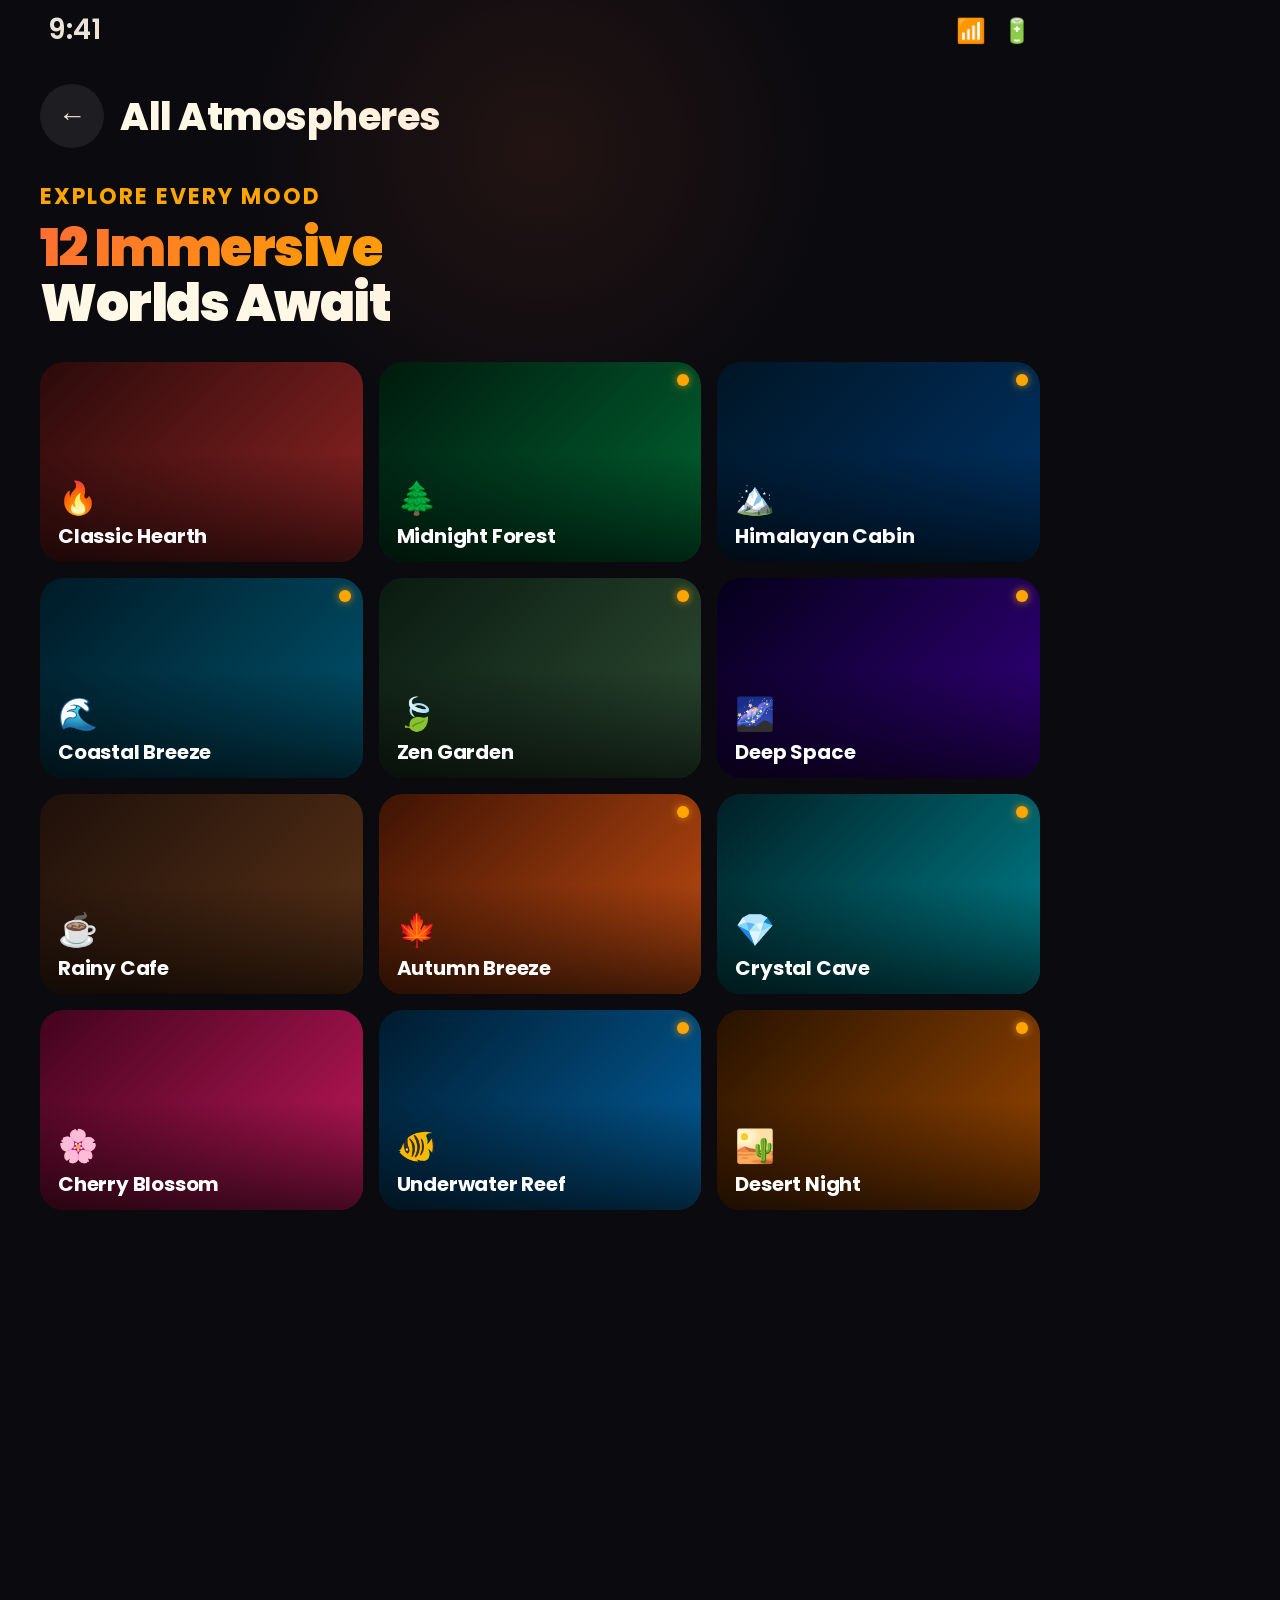
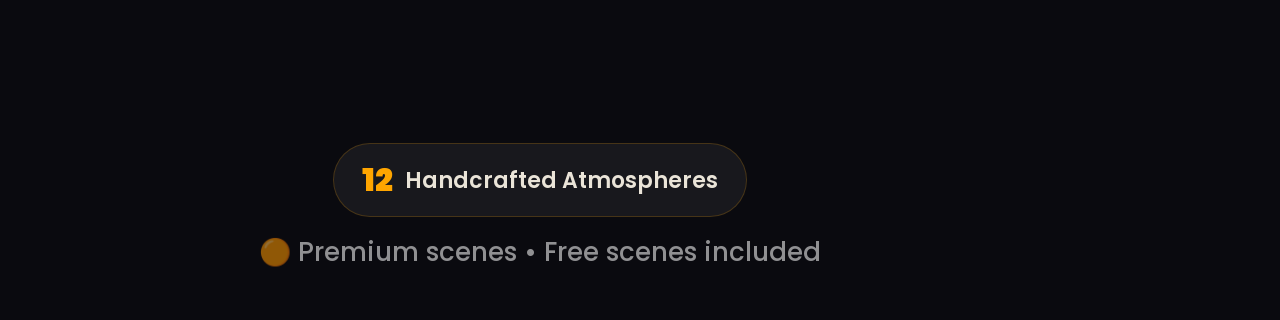
<file: website/playstore-assets/screenshot2.html>
<!DOCTYPE html>
<html lang="en">
<head>
<meta charset="UTF-8">
<meta name="viewport" content="width=1080">
<title>Breath Noise - Screenshot 2</title>
<link href="https://fonts.googleapis.com/css2?family=Poppins:wght@400;500;600;700;800;900&display=swap" rel="stylesheet">
<style>
  * { margin: 0; padding: 0; box-sizing: border-box; }
  body {
    width: 1080px;
    height: 1920px;
    background: #0A0A0F;
    font-family: 'Poppins', sans-serif;
    overflow: hidden;
    position: relative;
  }
  .bg-glow {
    position: absolute; top: -100px; left: 50%; transform: translateX(-50%);
    width: 700px; height: 500px;
    background: radial-gradient(circle, rgba(255,107,53,0.1) 0%, transparent 70%);
    pointer-events: none;
  }

  /* Status bar */
  .status-bar {
    height: 60px; display: flex; align-items: center;
    justify-content: space-between; padding: 0 48px;
    color: #EAE4D8; font-size: 28px; font-weight: 600;
  }
  .status-right { display: flex; gap: 16px; align-items: center; font-size: 24px; }

  /* Header */
  .header {
    padding: 24px 40px 16px;
    display: flex; align-items: center; gap: 16px;
  }
  .back-btn {
    width: 64px; height: 64px; border-radius: 50%;
    background: rgba(255,255,255,0.08);
    display: flex; align-items: center; justify-content: center;
    font-size: 28px; color: #EAE4D8;
  }
  .header-title { font-size: 38px; font-weight: 800; color: #FFF8E7; letter-spacing: -0.5px; }

  /* Promo headline */
  .promo-headline {
    padding: 16px 40px 32px;
  }
  .promo-sub { color: #FFA500; font-size: 22px; font-weight: 700; letter-spacing: 2px; text-transform: uppercase; margin-bottom: 8px; }
  .promo-main { color: #FFF8E7; font-size: 52px; font-weight: 900; letter-spacing: -1.5px; line-height: 1.05; }
  .promo-main span {
    background: linear-gradient(135deg, #FF6B35, #FFA500);
    -webkit-background-clip: text; -webkit-text-fill-color: transparent;
  }

  /* Scene grid - 3 columns */
  .scene-grid {
    display: grid;
    grid-template-columns: 1fr 1fr 1fr;
    gap: 16px;
    padding: 0 40px;
  }
  .scene-card {
    height: 200px;
    border-radius: 24px;
    position: relative;
    overflow: hidden;
  }
  .s1  { background: linear-gradient(135deg, #2B0A0A, #902424); }
  .s2  { background: linear-gradient(135deg, #001A0D, #006633); }
  .s3  { background: linear-gradient(135deg, #001525, #003366); }
  .s4  { background: linear-gradient(135deg, #001A26, #005570); }
  .s5  { background: linear-gradient(135deg, #0A1A10, #2E4D34); }
  .s6  { background: linear-gradient(135deg, #05001A, #330080); }
  .s7  { background: linear-gradient(135deg, #1E100A, #5C3317); }
  .s8  { background: linear-gradient(135deg, #3E1303, #C44D12); }
  .s9  { background: linear-gradient(135deg, #001F24, #00838F); }
  .s10 { background: linear-gradient(135deg, #42041D, #C2185B); }
  .s11 { background: linear-gradient(135deg, #001B2E, #0261A1); }
  .s12 { background: linear-gradient(135deg, #261200, #9E4800); }

  .scene-overlay {
    position: absolute; inset: 0;
    background: linear-gradient(to top, rgba(0,0,0,0.65) 0%, transparent 55%);
  }
  .scene-inner {
    position: absolute; bottom: 0; left: 0; right: 0;
    padding: 14px 18px;
  }
  .s-emoji { font-size: 32px; margin-bottom: 2px; }
  .s-name { color: white; font-size: 20px; font-weight: 700; letter-spacing: -0.2px; line-height: 1.2; }
  .premium-dot {
    position: absolute; top: 12px; right: 12px;
    width: 12px; height: 12px; border-radius: 50%;
    background: #FFA500;
    box-shadow: 0 0 8px rgba(255,165,0,0.8);
  }

  /* Bottom promo */
  .bottom-promo {
    position: absolute;
    bottom: 0; left: 0; right: 0;
    padding: 0 40px 48px;
    background: linear-gradient(to top, #0A0A0F 70%, transparent);
    display: flex; flex-direction: column; align-items: center; gap: 16px;
    padding-top: 60px;
  }
  .count-badge {
    display: flex; align-items: center; gap: 12px;
    background: rgba(255,255,255,0.06);
    border: 1px solid rgba(255,165,0,0.2);
    border-radius: 50px;
    padding: 12px 28px;
  }
  .count-num { font-size: 32px; font-weight: 900; color: #FFA500; }
  .count-label { font-size: 22px; font-weight: 600; color: #EAE4D8; }
  .tagline-text { font-size: 26px; color: rgba(255,255,255,0.55); text-align: center; font-weight: 500; }
</style>
</head>
<body>
  <div class="bg-glow"></div>

  <div class="status-bar">
    <span>9:41</span>
    <div class="status-right"><span>📶</span><span>🔋</span></div>
  </div>

  <div class="header">
    <div class="back-btn">←</div>
    <span class="header-title">All Atmospheres</span>
  </div>

  <div class="promo-headline">
    <div class="promo-sub">Explore Every Mood</div>
    <div class="promo-main"><span>12 Immersive</span><br>Worlds Await</div>
  </div>

  <div class="scene-grid">
    <div class="scene-card s1">
      <div class="scene-overlay"></div>
      <div class="scene-inner">
        <div class="s-emoji">🔥</div>
        <div class="s-name">Classic Hearth</div>
      </div>
    </div>
    <div class="scene-card s2">
      <div class="scene-overlay"></div>
      <div class="scene-inner">
        <div class="s-emoji">🌲</div>
        <div class="s-name">Midnight Forest</div>
      </div>
      <div class="premium-dot"></div>
    </div>
    <div class="scene-card s3">
      <div class="scene-overlay"></div>
      <div class="scene-inner">
        <div class="s-emoji">🏔️</div>
        <div class="s-name">Himalayan Cabin</div>
      </div>
      <div class="premium-dot"></div>
    </div>
    <div class="scene-card s4">
      <div class="scene-overlay"></div>
      <div class="scene-inner">
        <div class="s-emoji">🌊</div>
        <div class="s-name">Coastal Breeze</div>
      </div>
      <div class="premium-dot"></div>
    </div>
    <div class="scene-card s5">
      <div class="scene-overlay"></div>
      <div class="scene-inner">
        <div class="s-emoji">🍃</div>
        <div class="s-name">Zen Garden</div>
      </div>
      <div class="premium-dot"></div>
    </div>
    <div class="scene-card s6">
      <div class="scene-overlay"></div>
      <div class="scene-inner">
        <div class="s-emoji">🌌</div>
        <div class="s-name">Deep Space</div>
      </div>
      <div class="premium-dot"></div>
    </div>
    <div class="scene-card s7">
      <div class="scene-overlay"></div>
      <div class="scene-inner">
        <div class="s-emoji">☕</div>
        <div class="s-name">Rainy Cafe</div>
      </div>
    </div>
    <div class="scene-card s8">
      <div class="scene-overlay"></div>
      <div class="scene-inner">
        <div class="s-emoji">🍁</div>
        <div class="s-name">Autumn Breeze</div>
      </div>
      <div class="premium-dot"></div>
    </div>
    <div class="scene-card s9">
      <div class="scene-overlay"></div>
      <div class="scene-inner">
        <div class="s-emoji">💎</div>
        <div class="s-name">Crystal Cave</div>
      </div>
      <div class="premium-dot"></div>
    </div>
    <div class="scene-card s10">
      <div class="scene-overlay"></div>
      <div class="scene-inner">
        <div class="s-emoji">🌸</div>
        <div class="s-name">Cherry Blossom</div>
      </div>
    </div>
    <div class="scene-card s11">
      <div class="scene-overlay"></div>
      <div class="scene-inner">
        <div class="s-emoji">🐠</div>
        <div class="s-name">Underwater Reef</div>
      </div>
      <div class="premium-dot"></div>
    </div>
    <div class="scene-card s12">
      <div class="scene-overlay"></div>
      <div class="scene-inner">
        <div class="s-emoji">🏜️</div>
        <div class="s-name">Desert Night</div>
      </div>
      <div class="premium-dot"></div>
    </div>
  </div>

  <div class="bottom-promo">
    <div class="count-badge">
      <span class="count-num">12</span>
      <span class="count-label">Handcrafted Atmospheres</span>
    </div>
    <div class="tagline-text">🟠 Premium scenes • Free scenes included</div>
  </div>
</body>
</html>
</file>
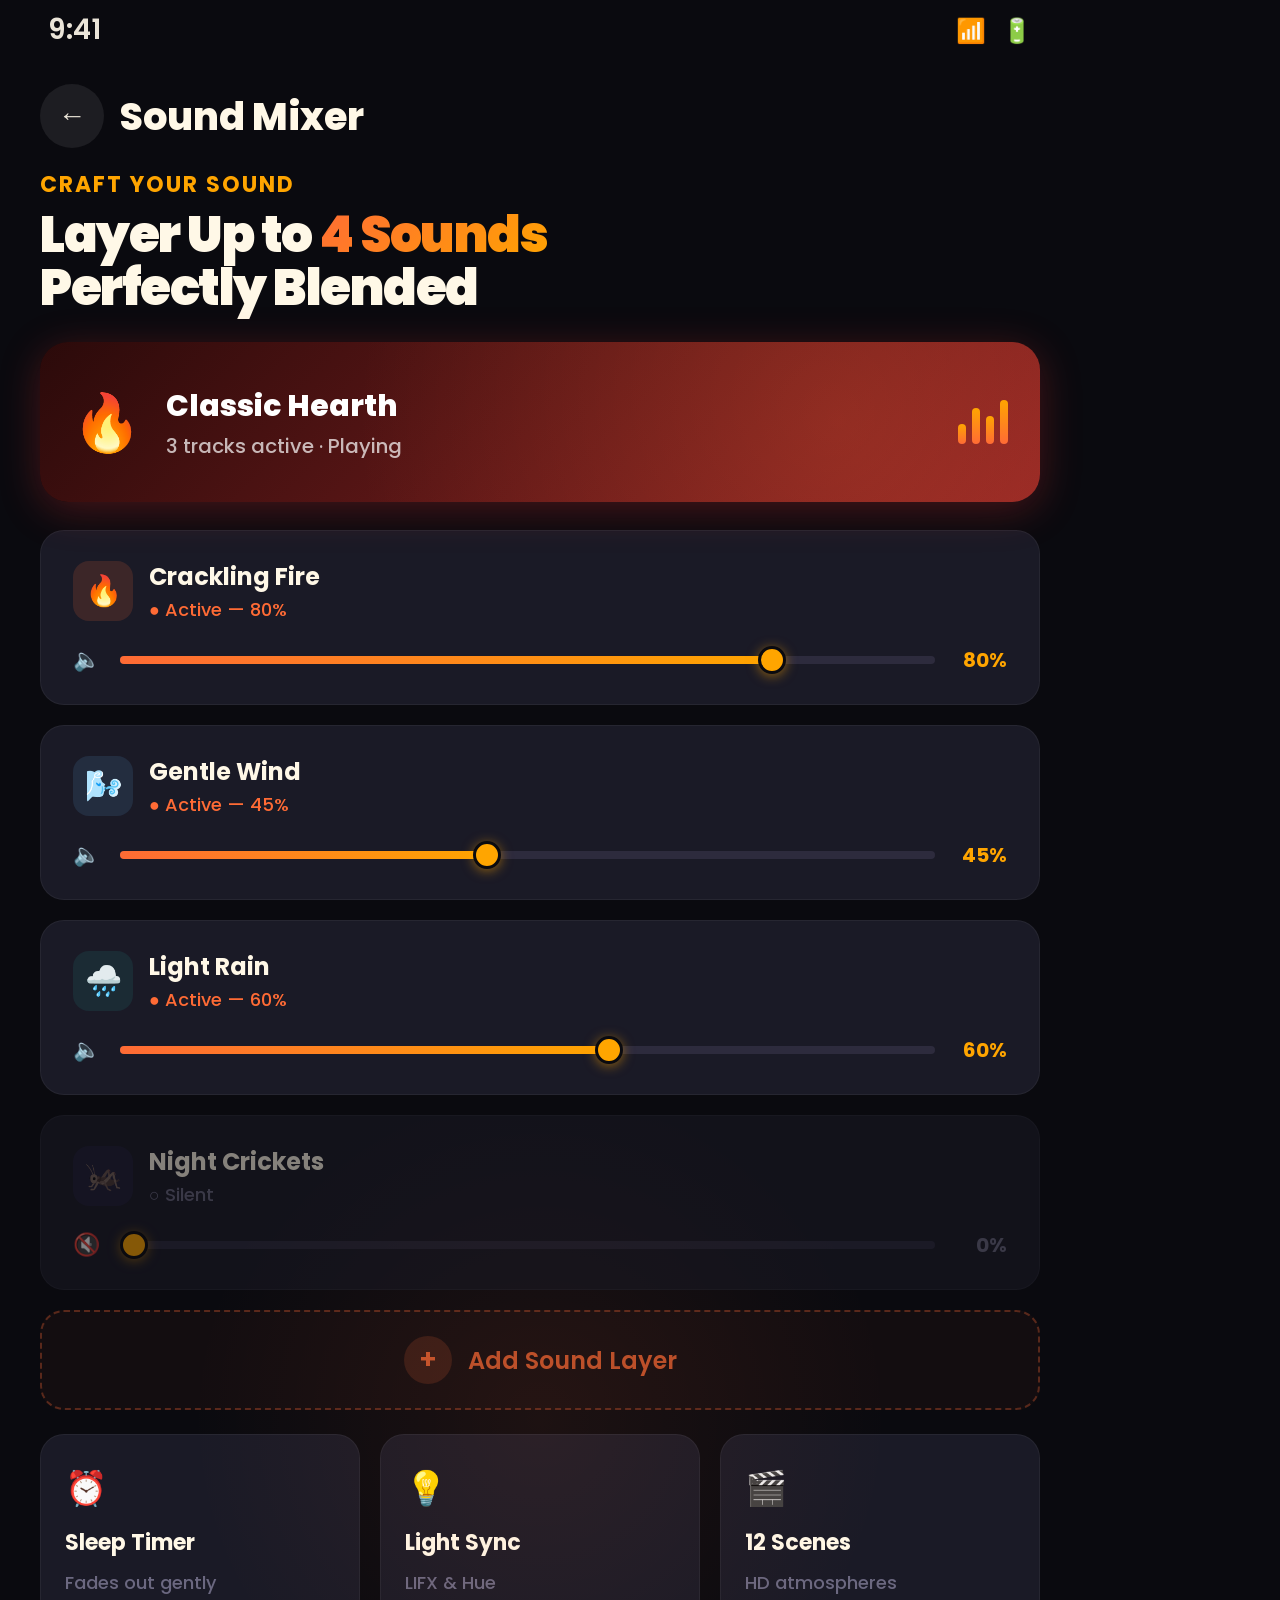
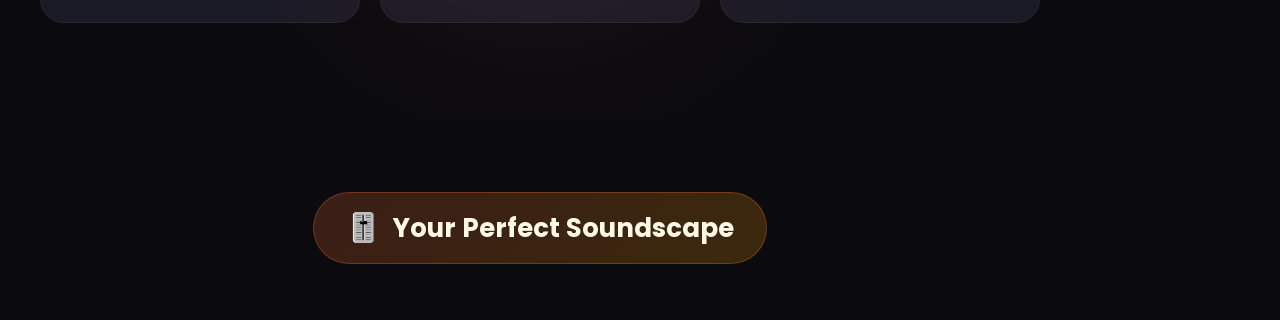
<file: website/playstore-assets/screenshot3.html>
<!DOCTYPE html>
<html lang="en">
<head>
<meta charset="UTF-8">
<meta name="viewport" content="width=1080">
<title>Breath Noise - Screenshot 3</title>
<link href="https://fonts.googleapis.com/css2?family=Poppins:wght@400;500;600;700;800;900&display=swap" rel="stylesheet">
<style>
  * { margin: 0; padding: 0; box-sizing: border-box; }
  body {
    width: 1080px;
    height: 1920px;
    background: #0A0A0F;
    font-family: 'Poppins', sans-serif;
    overflow: hidden;
    position: relative;
  }

  .bg-glow {
    position: absolute; bottom: 200px; left: 50%; transform: translateX(-50%);
    width: 800px; height: 600px;
    background: radial-gradient(circle, rgba(255,107,53,0.08) 0%, transparent 70%);
    pointer-events: none;
  }

  .status-bar {
    height: 60px; display: flex; align-items: center;
    justify-content: space-between; padding: 0 48px;
    color: #EAE4D8; font-size: 28px; font-weight: 600;
  }
  .status-right { display: flex; gap: 16px; align-items: center; font-size: 24px; }

  .header {
    padding: 24px 40px 0;
    display: flex; align-items: center; gap: 16px;
  }
  .back-btn {
    width: 64px; height: 64px; border-radius: 50%;
    background: rgba(255,255,255,0.08);
    display: flex; align-items: center; justify-content: center;
    font-size: 28px; color: #EAE4D8;
  }
  .header-title { font-size: 38px; font-weight: 800; color: #FFF8E7; }

  .promo-section { padding: 20px 40px 28px; }
  .promo-sub { color: #FFA500; font-size: 22px; font-weight: 700; letter-spacing: 2px; text-transform: uppercase; margin-bottom: 8px; }
  .promo-main { color: #FFF8E7; font-size: 50px; font-weight: 900; letter-spacing: -1.5px; line-height: 1.05; }
  .promo-main em { font-style: normal; background: linear-gradient(135deg, #FF6B35, #FFA500); -webkit-background-clip: text; -webkit-text-fill-color: transparent; }

  /* Active scene card */
  .active-scene {
    margin: 0 40px 28px;
    height: 160px;
    border-radius: 28px;
    background: linear-gradient(135deg, #2B0A0A, #5E1717, #902424);
    display: flex; align-items: center; padding: 0 32px; gap: 24px;
    box-shadow: 0 8px 40px rgba(211,47,47,0.3);
    position: relative; overflow: hidden;
  }
  .scene-glow {
    position: absolute; inset: 0;
    background: radial-gradient(circle at 80% 50%, rgba(255,107,53,0.2) 0%, transparent 60%);
  }
  .scene-icon-big { font-size: 56px; position: relative; z-index: 1; }
  .scene-info { flex: 1; position: relative; z-index: 1; }
  .scene-info-name { color: white; font-size: 30px; font-weight: 800; }
  .scene-info-tag { color: rgba(255,255,255,0.7); font-size: 20px; font-weight: 500; margin-top: 2px; }
  .wave-bars {
    display: flex; gap: 6px; align-items: flex-end;
    position: relative; z-index: 1;
  }
  .wave-bar {
    width: 8px; border-radius: 4px;
    background: linear-gradient(to top, #FF6B35, #FFA500);
  }
  .wb1 { height: 20px; } .wb2 { height: 36px; } .wb3 { height: 28px; } .wb4 { height: 44px; }

  /* Sound tracks */
  .tracks-container { padding: 0 40px; display: flex; flex-direction: column; gap: 20px; }
  .track-card {
    background: #1A1A26;
    border-radius: 24px;
    padding: 28px 32px;
    border: 1px solid rgba(255,255,255,0.05);
  }
  .track-header {
    display: flex; align-items: center; gap: 16px; margin-bottom: 20px;
  }
  .track-emoji-box {
    width: 60px; height: 60px; border-radius: 16px;
    display: flex; align-items: center; justify-content: center;
    font-size: 30px;
  }
  .te-fire { background: rgba(255,107,53,0.15); }
  .te-wind { background: rgba(100,181,246,0.12); }
  .te-rain { background: rgba(38,166,154,0.12); }
  .te-night { background: rgba(123,97,255,0.12); }

  .track-info { flex: 1; }
  .track-name { color: #FFF8E7; font-size: 24px; font-weight: 700; }
  .track-status { font-size: 18px; font-weight: 500; margin-top: 2px; }
  .ts-active { color: #FF6B35; }
  .ts-idle { color: #6B6880; }

  .volume-row { display: flex; align-items: center; gap: 20px; }
  .vol-icon { font-size: 22px; color: #6B6880; }
  .slider-track {
    flex: 1; height: 8px; background: #2D2B3D; border-radius: 4px; position: relative;
  }
  .slider-fill { height: 100%; border-radius: 4px; background: linear-gradient(90deg, #FF6B35, #FFA500); }
  .slider-thumb {
    position: absolute; top: 50%; transform: translateY(-50%);
    width: 28px; height: 28px; background: #FFA500; border-radius: 50%;
    box-shadow: 0 2px 12px rgba(255,165,0,0.5);
    border: 3px solid #0A0A0F;
  }
  .vol-num { color: #FFA500; font-size: 20px; font-weight: 700; min-width: 52px; text-align: right; }

  /* Add sound button */
  .add-sound-btn {
    margin: 20px 40px 0;
    height: 100px;
    border-radius: 24px;
    border: 2px dashed rgba(255,107,53,0.3);
    background: rgba(255,107,53,0.04);
    display: flex; align-items: center; justify-content: center; gap: 16px;
    color: rgba(255,107,53,0.7); font-size: 24px; font-weight: 600;
  }
  .plus-circle {
    width: 48px; height: 48px; border-radius: 50%;
    background: rgba(255,107,53,0.15);
    display: flex; align-items: center; justify-content: center;
    font-size: 28px;
  }

  /* Features section */
  .features-row {
    display: flex; gap: 20px; padding: 24px 40px 0;
  }
  .feat-card {
    flex: 1; background: #1A1A26; border-radius: 24px; padding: 28px 24px;
    border: 1px solid rgba(255,255,255,0.05); display: flex; flex-direction: column; gap: 12px;
  }
  .feat-icon { font-size: 34px; }
  .feat-title { color: #FFF8E7; font-size: 22px; font-weight: 700; }
  .feat-desc { color: #6B6880; font-size: 18px; font-weight: 500; line-height: 1.3; }

  /* Bottom promo */
  .bottom-promo {
    position: absolute;
    bottom: 0; left: 0; right: 0;
    padding: 60px 40px 56px;
    background: linear-gradient(to top, #0A0A0F 70%, transparent);
    display: flex; flex-direction: column; align-items: center; gap: 16px;
  }
  .promo-pill {
    display: inline-flex; align-items: center; gap: 12px;
    background: linear-gradient(135deg, rgba(255,107,53,0.2), rgba(255,165,0,0.2));
    border: 1px solid rgba(255,107,53,0.3);
    border-radius: 50px; padding: 14px 32px;
  }
  .pp-icon { font-size: 28px; }
  .pp-text { font-size: 26px; font-weight: 700; color: #FFF8E7; }
</style>
</head>
<body>
  <div class="bg-glow"></div>

  <div class="status-bar">
    <span>9:41</span>
    <div class="status-right"><span>📶</span><span>🔋</span></div>
  </div>

  <div class="header">
    <div class="back-btn">←</div>
    <span class="header-title">Sound Mixer</span>
  </div>

  <div class="promo-section">
    <div class="promo-sub">Craft Your Sound</div>
    <div class="promo-main">Layer Up to <em>4 Sounds</em><br>Perfectly Blended</div>
  </div>

  <!-- Active Scene -->
  <div class="active-scene">
    <div class="scene-glow"></div>
    <div class="scene-icon-big">🔥</div>
    <div class="scene-info">
      <div class="scene-info-name">Classic Hearth</div>
      <div class="scene-info-tag">3 tracks active · Playing</div>
    </div>
    <div class="wave-bars">
      <div class="wave-bar wb1"></div>
      <div class="wave-bar wb2"></div>
      <div class="wave-bar wb3"></div>
      <div class="wave-bar wb4"></div>
    </div>
  </div>

  <!-- Tracks -->
  <div class="tracks-container">
    <div class="track-card">
      <div class="track-header">
        <div class="track-emoji-box te-fire">🔥</div>
        <div class="track-info">
          <div class="track-name">Crackling Fire</div>
          <div class="track-status ts-active">● Active — 80%</div>
        </div>
      </div>
      <div class="volume-row">
        <span class="vol-icon">🔈</span>
        <div class="slider-track">
          <div class="slider-fill" style="width:80%"></div>
          <div class="slider-thumb" style="left: calc(80% - 14px)"></div>
        </div>
        <span class="vol-num">80%</span>
      </div>
    </div>

    <div class="track-card">
      <div class="track-header">
        <div class="track-emoji-box te-wind">🌬️</div>
        <div class="track-info">
          <div class="track-name">Gentle Wind</div>
          <div class="track-status ts-active">● Active — 45%</div>
        </div>
      </div>
      <div class="volume-row">
        <span class="vol-icon">🔈</span>
        <div class="slider-track">
          <div class="slider-fill" style="width:45%"></div>
          <div class="slider-thumb" style="left: calc(45% - 14px)"></div>
        </div>
        <span class="vol-num">45%</span>
      </div>
    </div>

    <div class="track-card">
      <div class="track-header">
        <div class="track-emoji-box te-rain">🌧️</div>
        <div class="track-info">
          <div class="track-name">Light Rain</div>
          <div class="track-status ts-active">● Active — 60%</div>
        </div>
      </div>
      <div class="volume-row">
        <span class="vol-icon">🔈</span>
        <div class="slider-track">
          <div class="slider-fill" style="width:60%"></div>
          <div class="slider-thumb" style="left: calc(60% - 14px)"></div>
        </div>
        <span class="vol-num">60%</span>
      </div>
    </div>

    <div class="track-card" style="opacity:0.5;">
      <div class="track-header">
        <div class="track-emoji-box te-night" style="opacity:0.6;">🦗</div>
        <div class="track-info">
          <div class="track-name">Night Crickets</div>
          <div class="track-status ts-idle">○ Silent</div>
        </div>
      </div>
      <div class="volume-row">
        <span class="vol-icon">🔇</span>
        <div class="slider-track">
          <div class="slider-fill" style="width:0%"></div>
          <div class="slider-thumb" style="left: calc(0% - 0px)"></div>
        </div>
        <span class="vol-num" style="color:#6B6880">0%</span>
      </div>
    </div>
  </div>

  <div class="add-sound-btn">
    <div class="plus-circle">+</div>
    <span>Add Sound Layer</span>
  </div>

  <div class="features-row">
    <div class="feat-card">
      <div class="feat-icon">⏰</div>
      <div class="feat-title">Sleep Timer</div>
      <div class="feat-desc">Fades out gently</div>
    </div>
    <div class="feat-card">
      <div class="feat-icon">💡</div>
      <div class="feat-title">Light Sync</div>
      <div class="feat-desc">LIFX & Hue</div>
    </div>
    <div class="feat-card">
      <div class="feat-icon">🎬</div>
      <div class="feat-title">12 Scenes</div>
      <div class="feat-desc">HD atmospheres</div>
    </div>
  </div>

  <div class="bottom-promo">
    <div class="promo-pill">
      <span class="pp-icon">🎚️</span>
      <span class="pp-text">Your Perfect Soundscape</span>
    </div>
  </div>
</body>
</html>
</file>
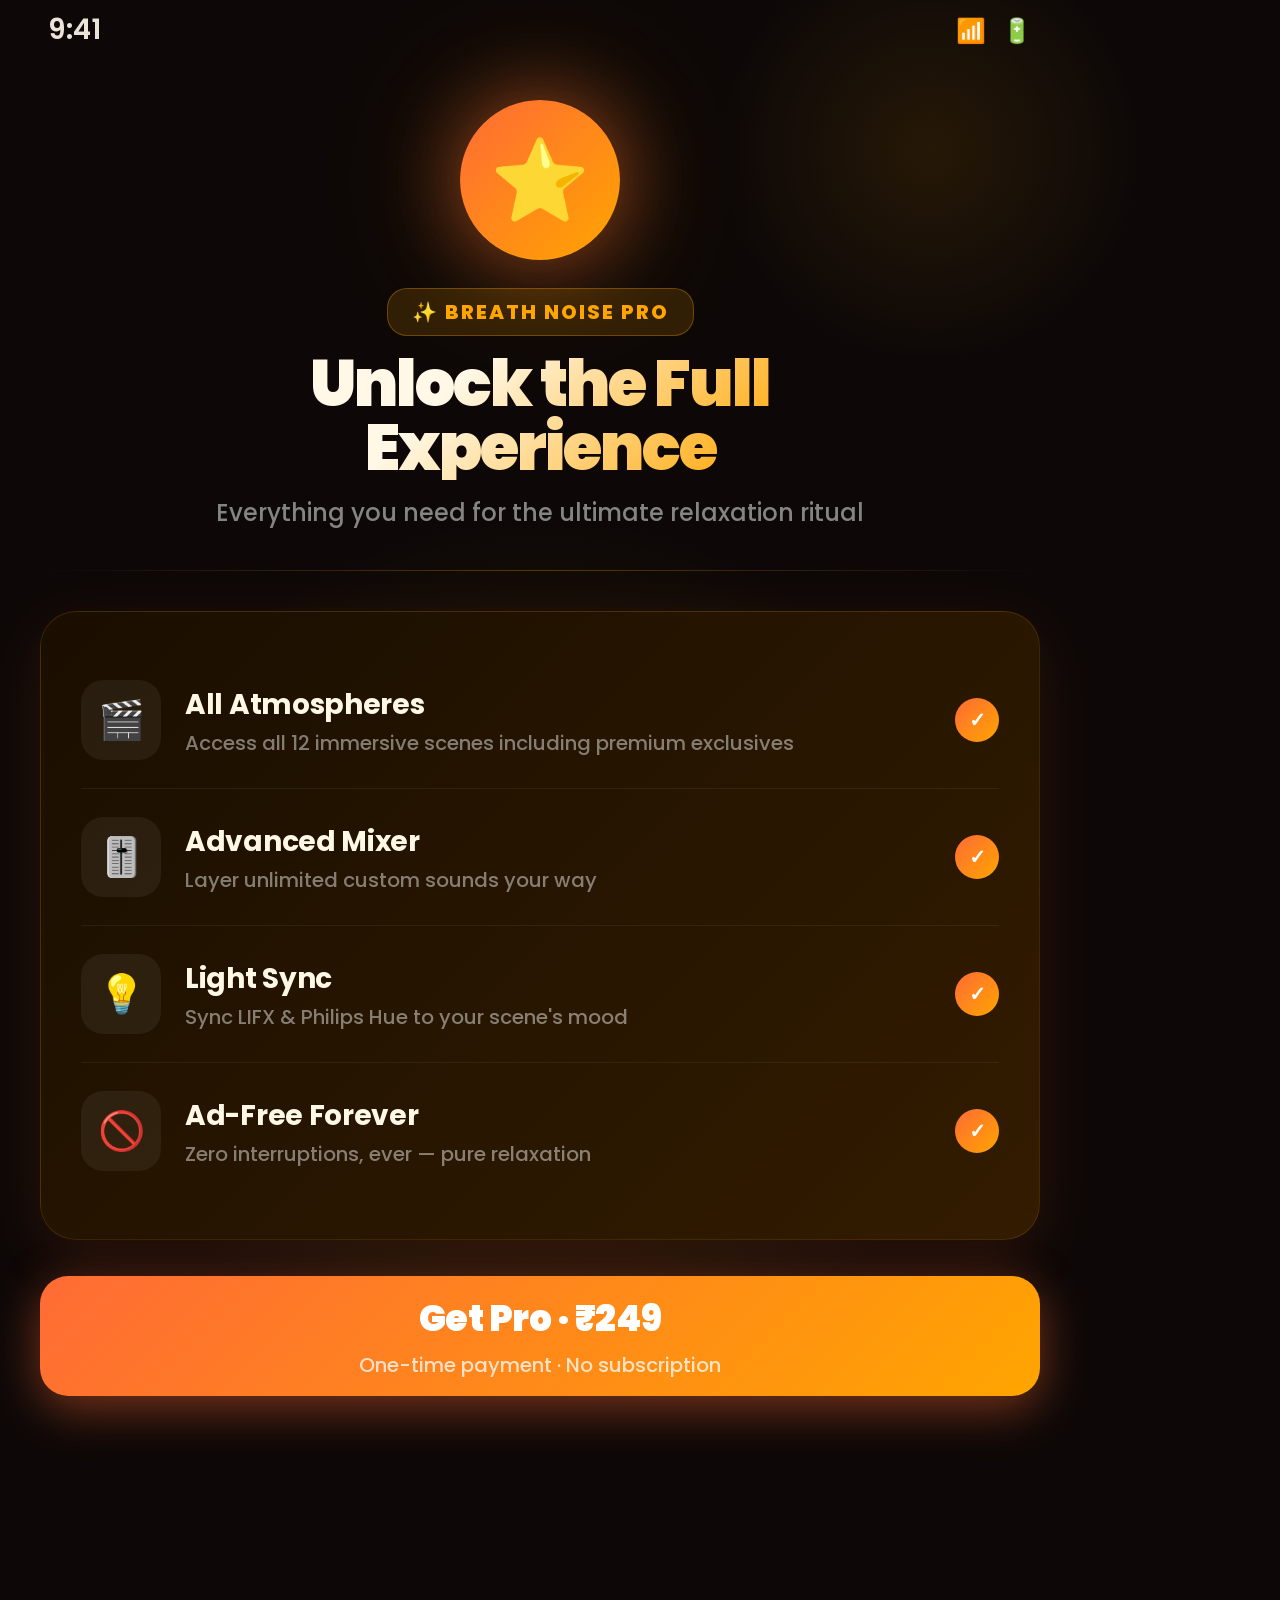
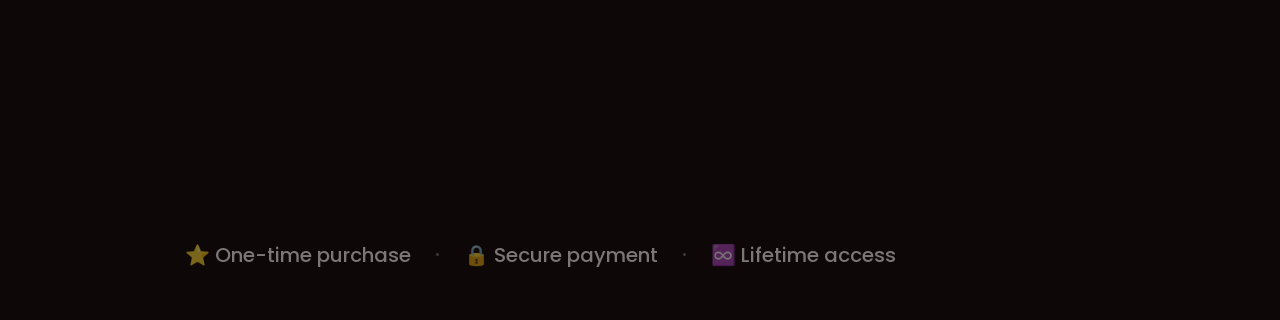
<file: website/playstore-assets/screenshot5.html>
<!DOCTYPE html>
<html lang="en">
<head>
<meta charset="UTF-8">
<meta name="viewport" content="width=1080">
<title>Breath Noise - Screenshot 5</title>
<link href="https://fonts.googleapis.com/css2?family=Poppins:wght@400;500;600;700;800;900&display=swap" rel="stylesheet">
<style>
  * { margin: 0; padding: 0; box-sizing: border-box; }
  body {
    width: 1080px;
    height: 1920px;
    background: #0D0807;
    font-family: 'Poppins', sans-serif;
    overflow: hidden;
    position: relative;
  }

  .bg-glow-center {
    position: absolute; top: 50%; left: 50%; transform: translate(-50%, -50%);
    width: 900px; height: 900px;
    background: radial-gradient(circle, rgba(255,107,53,0.14) 0%, rgba(255,165,0,0.06) 40%, transparent 70%);
    pointer-events: none;
  }
  .bg-glow-top {
    position: absolute; top: -100px; right: -100px;
    width: 500px; height: 500px;
    background: radial-gradient(circle, rgba(255,165,0,0.1) 0%, transparent 60%);
    pointer-events: none;
  }

  .status-bar {
    height: 60px; display: flex; align-items: center;
    justify-content: space-between; padding: 0 48px;
    color: #EAE4D8; font-size: 28px; font-weight: 600;
    position: relative; z-index: 1;
  }
  .status-right { display: flex; gap: 16px; align-items: center; font-size: 24px; }

  /* Pro Header */
  .pro-header {
    padding: 40px 40px 0;
    display: flex; flex-direction: column; align-items: center;
    text-align: center; position: relative; z-index: 1;
  }
  .pro-icon-ring {
    width: 160px; height: 160px; border-radius: 50%;
    background: linear-gradient(135deg, #FF6B35, #FFA500);
    display: flex; align-items: center; justify-content: center;
    font-size: 80px;
    box-shadow: 0 0 80px rgba(255,107,53,0.5), 0 0 140px rgba(255,165,0,0.25);
    margin-bottom: 28px;
  }
  .pro-eyebrow {
    display: inline-block;
    background: rgba(255,165,0,0.15);
    border: 1px solid rgba(255,165,0,0.3);
    border-radius: 20px; padding: 8px 24px;
    color: #FFA500; font-size: 20px; font-weight: 800; letter-spacing: 2px;
    text-transform: uppercase; margin-bottom: 16px;
  }
  .pro-title {
    font-size: 64px; font-weight: 900; letter-spacing: -2px; line-height: 1;
    margin-bottom: 16px;
    background: linear-gradient(135deg, #FFF8E7 30%, #FFA500 100%);
    -webkit-background-clip: text; -webkit-text-fill-color: transparent;
  }
  .pro-subtitle {
    color: rgba(255,255,255,0.5); font-size: 24px; font-weight: 500;
    max-width: 700px; line-height: 1.4;
  }

  /* Divider */
  .divider {
    margin: 40px 40px;
    height: 1px;
    background: linear-gradient(90deg, transparent, rgba(255,165,0,0.3), transparent);
    position: relative; z-index: 1;
  }

  /* Features list */
  .features-card {
    margin: 0 40px;
    background: linear-gradient(135deg, #1A0E00, #261500, #331C00);
    border-radius: 36px;
    padding: 40px;
    border: 1px solid rgba(255,165,0,0.15);
    box-shadow: 0 16px 60px rgba(255,107,53,0.12);
    position: relative; z-index: 1;
    display: flex; flex-direction: column; gap: 0;
  }
  .feature-row {
    display: flex; align-items: center; gap: 24px;
    padding: 28px 0;
  }
  .feature-row + .feature-row {
    border-top: 1px solid rgba(255,255,255,0.06);
  }
  .feature-icon-box {
    width: 80px; height: 80px; border-radius: 22px;
    background: rgba(255,255,255,0.06);
    display: flex; align-items: center; justify-content: center;
    font-size: 38px; flex-shrink: 0;
  }
  .feature-text { flex: 1; }
  .feature-name { color: #FFF8E7; font-size: 28px; font-weight: 700; letter-spacing: -0.3px; }
  .feature-desc { color: rgba(255,255,255,0.45); font-size: 20px; font-weight: 500; margin-top: 4px; line-height: 1.3; }
  .feature-check {
    width: 44px; height: 44px; border-radius: 50%;
    background: linear-gradient(135deg, #FF6B35, #FFA500);
    display: flex; align-items: center; justify-content: center;
    color: white; font-size: 20px; font-weight: 700; flex-shrink: 0;
  }

  /* Price CTA */
  .cta-section {
    margin: 36px 40px 0;
    position: relative; z-index: 1;
  }
  .cta-btn {
    width: 100%; height: 120px;
    border-radius: 28px;
    background: linear-gradient(135deg, #FF6B35, #FFA500);
    display: flex; align-items: center; justify-content: center;
    box-shadow: 0 12px 48px rgba(255,107,53,0.45);
    flex-direction: column; gap: 4px;
  }
  .cta-label { color: white; font-size: 36px; font-weight: 900; letter-spacing: -0.5px; }
  .cta-sublabel { color: rgba(255,255,255,0.75); font-size: 20px; font-weight: 500; }

  /* Bottom note */
  .bottom-note {
    position: absolute; bottom: 0; left: 0; right: 0;
    padding: 40px 40px 48px;
    background: linear-gradient(to top, #0D0807 65%, transparent);
    display: flex; flex-direction: column; align-items: center; gap: 10px;
    position: absolute; z-index: 1;
  }
  .bottom-row {
    display: flex; align-items: center; gap: 24px;
  }
  .badge-item {
    display: flex; align-items: center; gap: 8px;
    color: rgba(255,255,255,0.45); font-size: 20px; font-weight: 500;
  }
  .separator { color: rgba(255,255,255,0.2); font-size: 24px; }
</style>
</head>
<body>
  <div class="bg-glow-center"></div>
  <div class="bg-glow-top"></div>

  <div class="status-bar">
    <span>9:41</span>
    <div class="status-right"><span>📶</span><span>🔋</span></div>
  </div>

  <div class="pro-header">
    <div class="pro-icon-ring">⭐</div>
    <div class="pro-eyebrow">✨ Breath Noise Pro</div>
    <div class="pro-title">Unlock the Full<br>Experience</div>
    <div class="pro-subtitle">Everything you need for the ultimate relaxation ritual</div>
  </div>

  <div class="divider"></div>

  <div class="features-card">
    <div class="feature-row">
      <div class="feature-icon-box">🎬</div>
      <div class="feature-text">
        <div class="feature-name">All Atmospheres</div>
        <div class="feature-desc">Access all 12 immersive scenes including premium exclusives</div>
      </div>
      <div class="feature-check">✓</div>
    </div>
    <div class="feature-row">
      <div class="feature-icon-box">🎚️</div>
      <div class="feature-text">
        <div class="feature-name">Advanced Mixer</div>
        <div class="feature-desc">Layer unlimited custom sounds your way</div>
      </div>
      <div class="feature-check">✓</div>
    </div>
    <div class="feature-row">
      <div class="feature-icon-box">💡</div>
      <div class="feature-text">
        <div class="feature-name">Light Sync</div>
        <div class="feature-desc">Sync LIFX & Philips Hue to your scene's mood</div>
      </div>
      <div class="feature-check">✓</div>
    </div>
    <div class="feature-row">
      <div class="feature-icon-box">🚫</div>
      <div class="feature-text">
        <div class="feature-name">Ad-Free Forever</div>
        <div class="feature-desc">Zero interruptions, ever — pure relaxation</div>
      </div>
      <div class="feature-check">✓</div>
    </div>
  </div>

  <div class="cta-section">
    <div class="cta-btn">
      <div class="cta-label">Get Pro · ₹249</div>
      <div class="cta-sublabel">One-time payment · No subscription</div>
    </div>
  </div>

  <div class="bottom-note" style="position:absolute; bottom:0; left:0; right:0; padding:40px 40px 48px; background: linear-gradient(to top, #0D0807 65%, transparent); display:flex; flex-direction:column; align-items:center; gap:10px;">
    <div class="bottom-row">
      <div class="badge-item">⭐ One-time purchase</div>
      <span class="separator">·</span>
      <div class="badge-item">🔒 Secure payment</div>
      <span class="separator">·</span>
      <div class="badge-item">♾️ Lifetime access</div>
    </div>
  </div>
</body>
</html>
</file>
